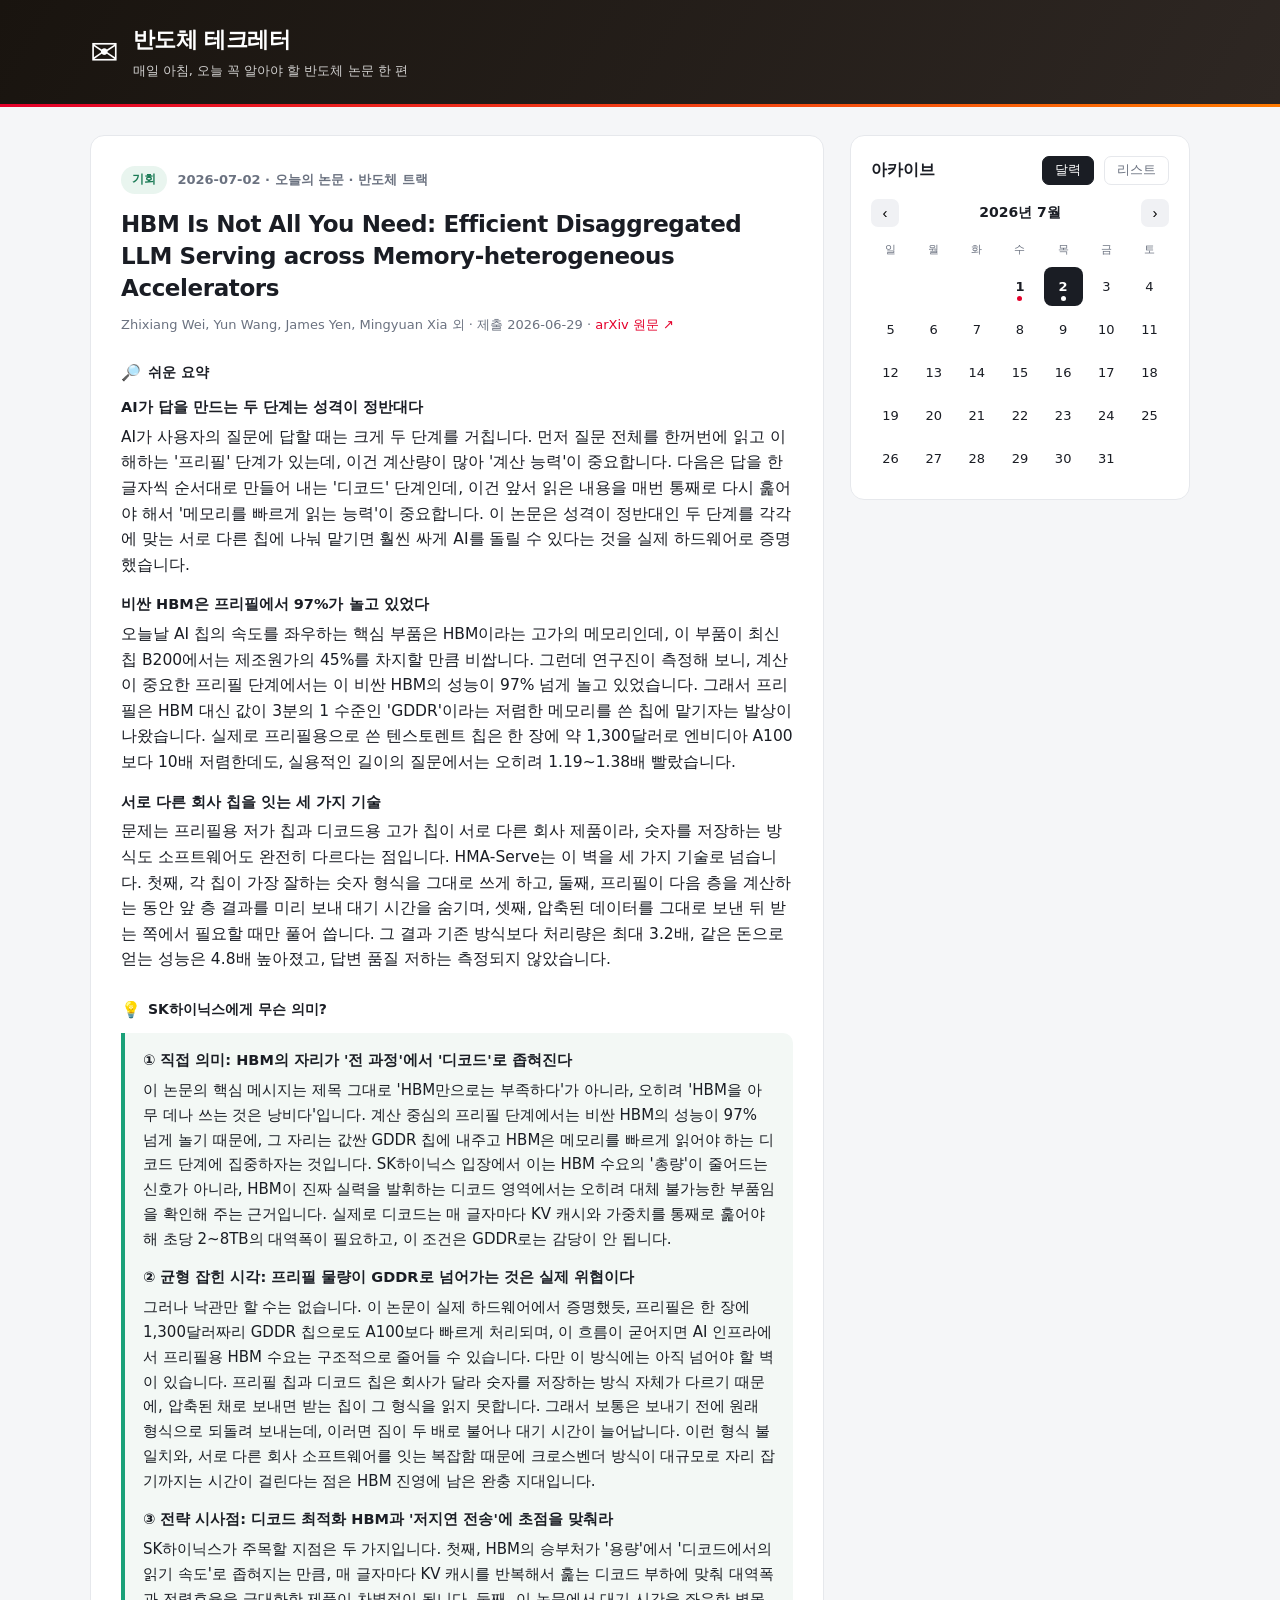
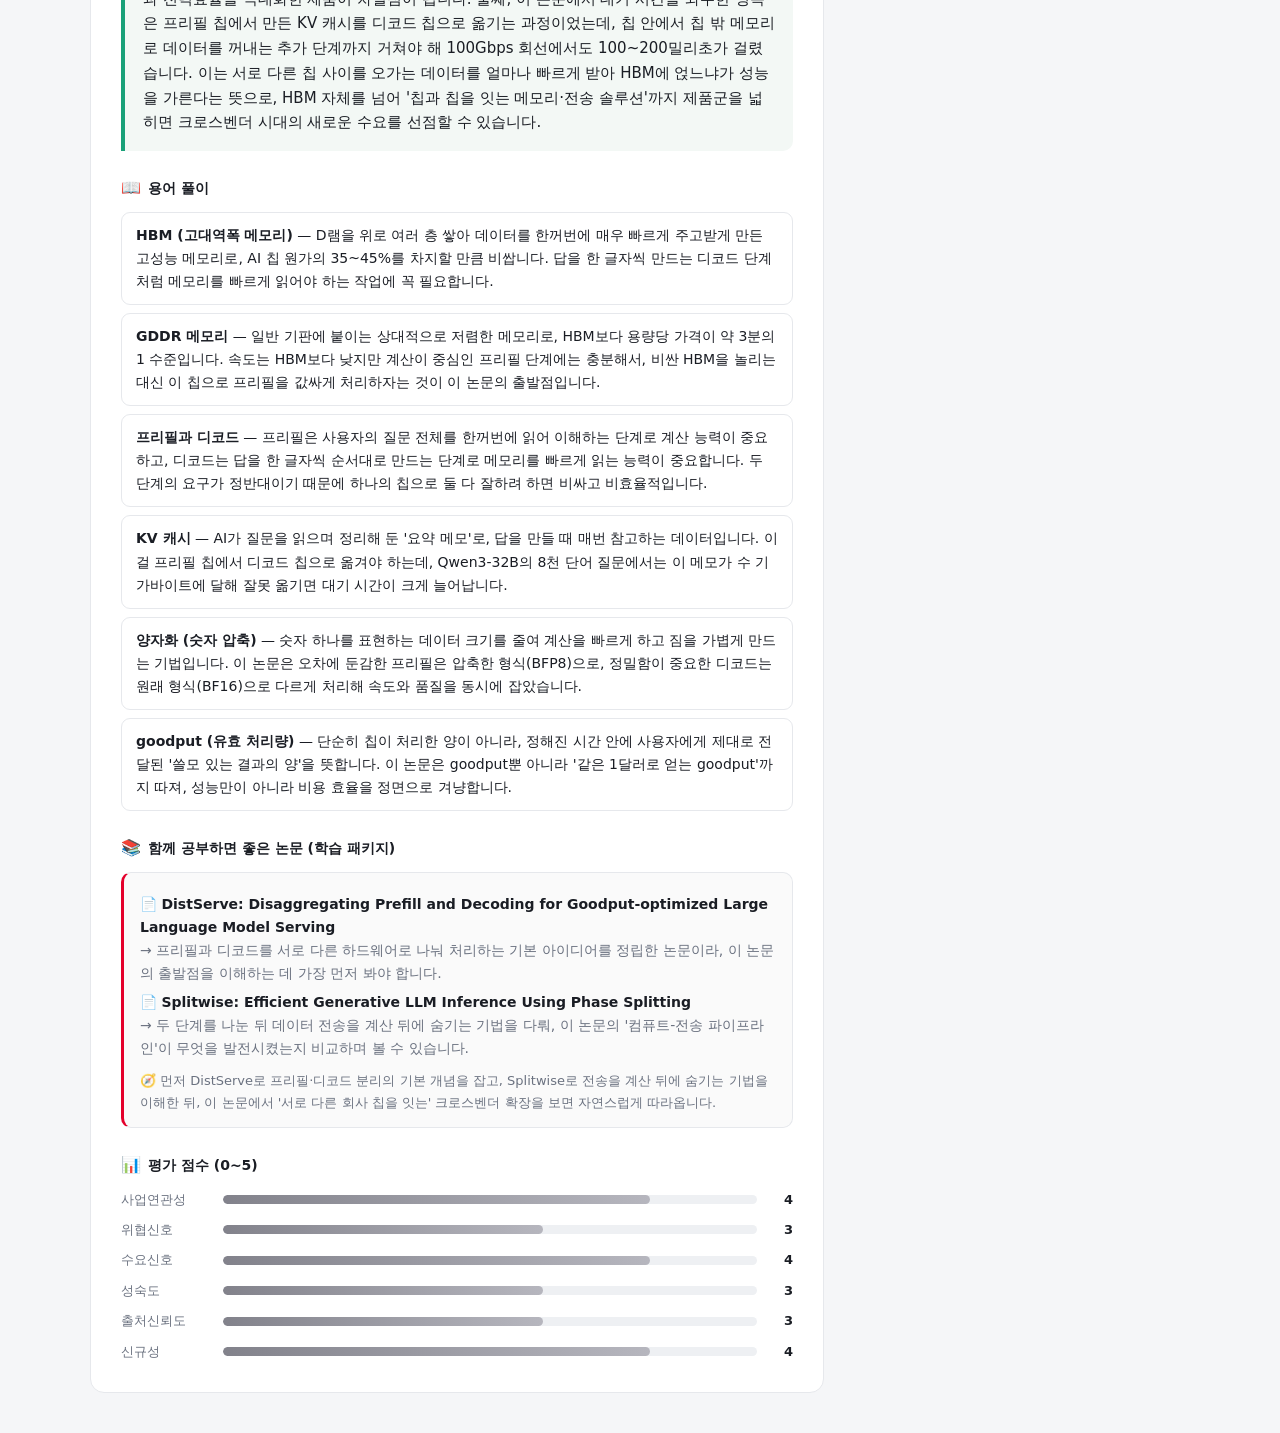
<file: site/index.html>
<!DOCTYPE html>
<html lang="ko">
<head>
  <meta charset="UTF-8" />
  <meta name="viewport" content="width=device-width, initial-scale=1.0" />
  <title>반도체 테크레터 · Semiconductor Tech Letter</title>
  <link rel="stylesheet" href="style.css" />
</head>
<body>
  <header class="site-header">
    <div class="wrap header-inner">
      <div class="brand">
        <span class="logo">✉️</span>
        <div>
          <h1>반도체 테크레터</h1>
          <p class="tagline">매일 아침, 오늘 꼭 알아야 할 반도체 논문 한 편</p>
        </div>
      </div>
    </div>
  </header>

  <main class="wrap layout">
    <!-- 오늘의 논문 / 선택한 날짜의 논문 -->
    <section id="paper-pane" class="paper-pane">
      <!-- JS가 채움 -->
    </section>

    <!-- 아카이브 -->
    <aside class="archive">
      <div class="archive-head">
        <h2>아카이브</h2>
        <div class="view-toggle">
          <button id="btn-cal" class="active">달력</button>
          <button id="btn-list">리스트</button>
        </div>
      </div>
      <div id="calendar-view"></div>
      <div id="list-view" class="hidden"></div>
    </aside>
  </main>

  <script src="data.js"></script>
  <script src="app.js"></script>
</body>
</html>
</file>
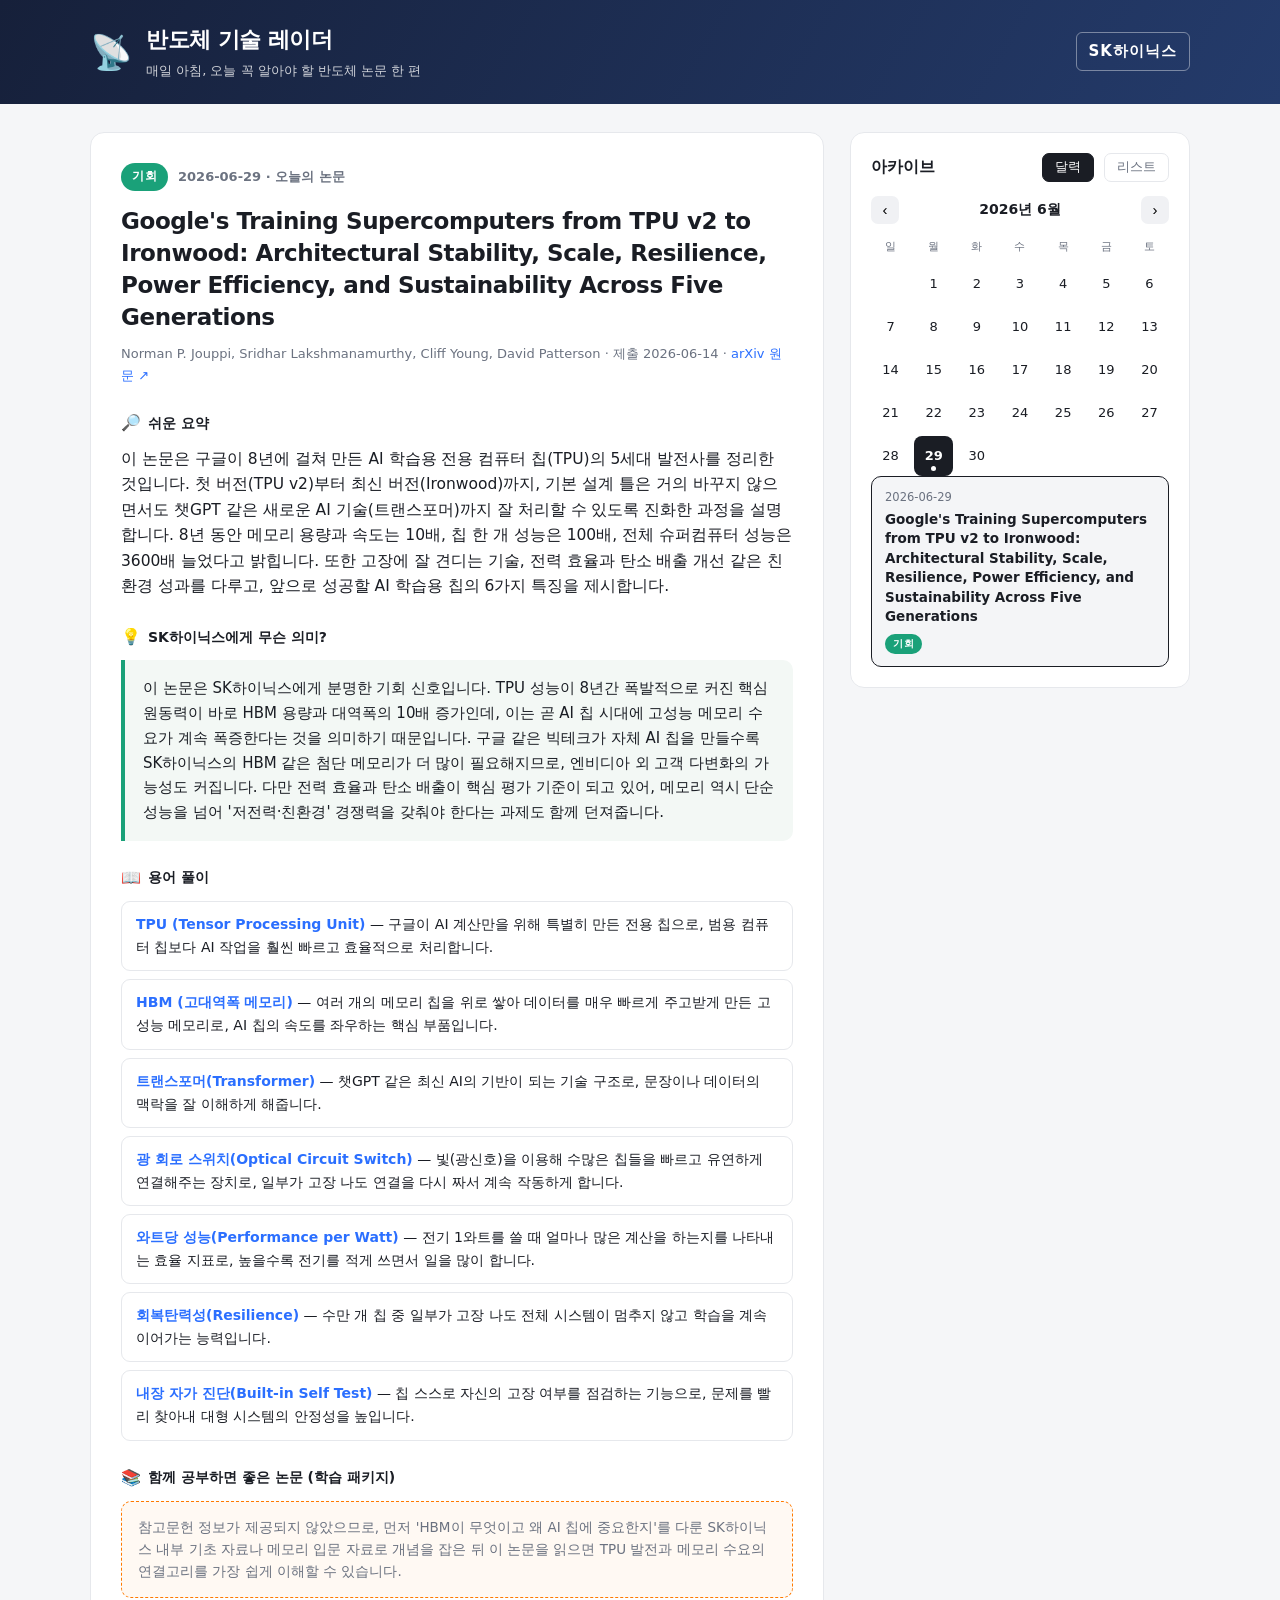
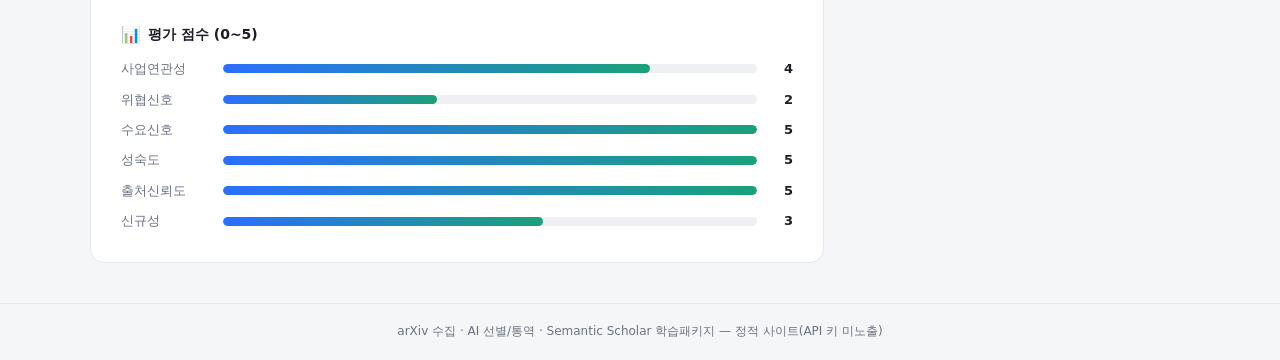
<file: site_v1/index.html>
<!DOCTYPE html>
<html lang="ko">
<head>
  <meta charset="UTF-8" />
  <meta name="viewport" content="width=device-width, initial-scale=1.0" />
  <title>반도체 기술 레이더 · Semiconductor Tech Radar</title>
  <link rel="stylesheet" href="style.css" />
</head>
<body>
  <header class="site-header">
    <div class="wrap header-inner">
      <div class="brand">
        <span class="logo">📡</span>
        <div>
          <h1>반도체 기술 레이더</h1>
          <p class="tagline">매일 아침, 오늘 꼭 알아야 할 반도체 논문 한 편</p>
        </div>
      </div>
      <div class="brand-company">SK하이닉스</div>
    </div>
  </header>

  <main class="wrap layout">
    <!-- 오늘의 논문 / 선택한 날짜의 논문 -->
    <section id="paper-pane" class="paper-pane">
      <!-- JS가 채움 -->
    </section>

    <!-- 아카이브 -->
    <aside class="archive">
      <div class="archive-head">
        <h2>아카이브</h2>
        <div class="view-toggle">
          <button id="btn-cal" class="active">달력</button>
          <button id="btn-list">리스트</button>
        </div>
      </div>
      <div id="calendar-view"></div>
      <div id="list-view" class="hidden"></div>
    </aside>
  </main>

  <footer class="site-footer">
    <div class="wrap">
      <p>arXiv 수집 · AI 선별/통역 · Semantic Scholar 학습패키지 — 정적 사이트(API 키 미노출)</p>
    </div>
  </footer>

  <script src="data.js"></script>
  <script src="app.js"></script>
</body>
</html>
</file>
<file: site/style.css>
:root {
  --orange: #ff7a00;
  --red: #e23b3b;
  --green: #1aa179;
  --blue: #2b6fff;
  --brand-red: #e4002b;   /* SK 키컬러 레드 — '위협'과 헤더 브랜드 띠에만 */
  --accent: #cc4a00;      /* 본문 액센트(소제목·용어) — 흰 배경에서 읽기 좋은 딥오렌지 */
  --ink: #1a1d24;
  --muted: #6b7280;
  --line: #e6e8ec;
  --bg: #f5f6f8;
  --card: #ffffff;
}

* { box-sizing: border-box; }
body {
  margin: 0;
  font-family: "Pretendard", "Malgun Gothic", -apple-system, system-ui, sans-serif;
  color: var(--ink);
  background: var(--bg);
  line-height: 1.65;
}
.wrap { max-width: 1140px; margin: 0 auto; padding: 0 20px; }

/* 헤더 */
.site-header {
  /* 무게감을 주는 따뜻한 차콜(near-black) — 남색(경쟁사 색) 아님.
     같은 차콜 계열 안에서 은은한 톤 그라데이션으로 깊이감만 추가. */
  background: linear-gradient(120deg, #19140f 0%, #2e2723 100%);
  color: #fff;
  padding: 22px 0;
  /* 하단에 얇은 SK 레드→오렌지 액센트 라인으로 브랜드감 */
  border-bottom: 3px solid transparent;
  border-image: linear-gradient(90deg, var(--brand-red), var(--orange)) 1;
}
.header-inner { display: flex; align-items: center; justify-content: space-between; }
.brand { display: flex; align-items: center; gap: 14px; }
.logo { font-size: 34px; }
.site-header h1 { margin: 0; font-size: 22px; letter-spacing: -0.5px; }
.tagline { margin: 2px 0 0; font-size: 13px; opacity: 0.8; }

/* 레이아웃 */
.layout {
  display: grid; grid-template-columns: 1fr 340px; gap: 26px;
  padding-top: 28px; padding-bottom: 40px; align-items: start;
}
@media (max-width: 900px) { .layout { grid-template-columns: 1fr; } }

/* 논문 카드 */
.paper-pane { background: var(--card); border: 1px solid var(--line); border-radius: 14px; padding: 30px; }
.eyebrow { display: flex; align-items: center; gap: 10px; margin-bottom: 14px; }
.eyebrow .date { font-size: 13px; color: var(--muted); font-weight: 600; }
.tag {
  display: inline-block; font-size: 12px; font-weight: 700;
  padding: 4px 11px; border-radius: 999px; letter-spacing: 0.2px;
}
.tag.기회 { background: #e9f5ef; color: #1a7a55; }
.tag.위협 { background: #fdeaea; color: #c0392b; }
.tag.중립 { background: #f0f0f1; color: #6b7280; }

.paper-title { font-size: 23px; line-height: 1.4; margin: 6px 0 10px; letter-spacing: -0.4px; }
.paper-meta { font-size: 13px; color: var(--muted); margin-bottom: 22px; }
.paper-meta a { color: var(--brand-red); text-decoration: none; }
.paper-meta a:hover { text-decoration: underline; }

.block { margin-top: 24px; }
.block h3 {
  font-size: 14px; margin: 0 0 10px; color: var(--ink);
  display: flex; align-items: center; gap: 7px;
}
.block h3 .ic { font-size: 16px; }

.summary { font-size: 15.5px; }

/* v2: 소제목 + 본문 구조 (디자인 톤은 유지, 가독성만 강화) */
.sub-block { margin-bottom: 15px; }
.sub-block:last-child { margin-bottom: 0; }
.sub-block h4 { margin: 0 0 5px; font-size: 14.5px; font-weight: 700; }
.sub-block p { margin: 0; }
.summary .sub-block h4 { color: var(--ink); }
.why .sub-block h4 { color: var(--ink); }

.why {
  background: #f3f8f5; border-left: 4px solid var(--green);
  padding: 16px 18px; border-radius: 0 10px 10px 0; font-size: 15px;
}
.why.위협 { background: #fdf3f3; border-left-color: var(--red); }
.why.중립 { background: #f4f5f7; border-left-color: var(--muted); }

/* 용어 */
.terms { display: grid; gap: 8px; }
.term {
  border: 1px solid var(--line); border-radius: 9px; padding: 11px 14px; font-size: 14px;
}
.term b { color: var(--ink); }

/* 점수 막대 */
.scores { display: grid; gap: 9px; }
.score-row { display: grid; grid-template-columns: 92px 1fr 26px; align-items: center; gap: 10px; font-size: 13px; }
.score-row .lab { color: var(--muted); }
.bar { background: #eef0f3; border-radius: 999px; height: 9px; overflow: hidden; }
.bar > span { display: block; height: 100%; background: linear-gradient(90deg, #82828b, #b6b6be); border-radius: 999px; }
.score-row .val { text-align: right; font-weight: 700; color: var(--ink); }

/* 학습 패키지 */
.pkg { border: 1px solid var(--line); border-left: 3px solid var(--brand-red); border-radius: 10px; padding: 14px 16px; background: #fafafa; font-size: 14px; }
.pkg .bg-paper { margin: 6px 0; }
.pkg .order { margin-top: 10px; color: var(--muted); font-size: 13px; }
.pkg .empty { color: var(--muted); font-size: 13.5px; }

/* 아카이브 */
.archive { background: var(--card); border: 1px solid var(--line); border-radius: 14px; padding: 20px; position: sticky; top: 20px; }
.archive-head { display: flex; justify-content: space-between; align-items: center; margin-bottom: 14px; }
.archive-head h2 { font-size: 16px; margin: 0; }
.view-toggle button {
  border: 1px solid var(--line); background: #fff; padding: 5px 12px; font-size: 12.5px;
  cursor: pointer; border-radius: 7px; margin-left: 5px; color: var(--muted);
}
.view-toggle button.active { background: var(--ink); color: #fff; border-color: var(--ink); }

/* 달력 */
.cal-head { display: flex; justify-content: space-between; align-items: center; margin-bottom: 10px; font-weight: 700; font-size: 14px; }
.cal-head button { border: none; background: #f0f1f4; width: 28px; height: 28px; border-radius: 7px; cursor: pointer; font-size: 15px; }
.cal-grid { display: grid; grid-template-columns: repeat(7, 1fr); gap: 4px; }
.cal-grid .dow { text-align: center; font-size: 11px; color: var(--muted); padding: 4px 0; }
.cal-cell {
  aspect-ratio: 1; display: flex; align-items: center; justify-content: center;
  font-size: 13px; border-radius: 8px; color: var(--ink); position: relative;
}
.cal-cell.empty { color: #c7ccd3; }
.cal-cell.has { cursor: pointer; font-weight: 700; }
.cal-cell.has::after {
  content: ""; position: absolute; bottom: 5px; width: 5px; height: 5px;
  border-radius: 50%; background: var(--brand-red);
}
.cal-cell.has:hover { background: #f4f4f5; }
.cal-cell.sel { background: var(--ink); color: #fff; }
.cal-cell.sel::after { background: #fff; }

/* 리스트 */
#list-view { display: grid; gap: 9px; }
.list-item { border: 1px solid var(--line); border-radius: 10px; padding: 11px 13px; cursor: pointer; }
.list-item:hover { border-color: var(--muted); background: #fafafa; }
.list-item.sel { border-color: var(--ink); background: #f4f5f7; }
.list-item .li-date { font-size: 11.5px; color: var(--muted); }
.list-item .li-title { font-size: 13.5px; font-weight: 600; margin-top: 3px; line-height: 1.45; }
.list-item .tag { font-size: 10px; padding: 2px 8px; margin-top: 7px; }

/* #list-view 등 ID 선택자(display 지정)보다 확실히 이기도록 !important */
.hidden { display: none !important; }

/* ===== 인터랙션: 스무스 + 살짝 재미있게 (절제된 모션) ===== */

/* 논문 패널: 선택할 때마다 부드럽게 떠오르며 등장 */
@keyframes fadeUp { from { opacity: 0; transform: translateY(12px); } to { opacity: 1; transform: none; } }
.paper-pane.enter { animation: fadeUp 0.45s cubic-bezier(0.2, 0.7, 0.2, 1); }

/* 점수 막대: 0에서 목표치까지 스르륵 차오름 */
.bar > span { transition: width 0.9s cubic-bezier(0.2, 0.8, 0.2, 1); }

/* 리스트: 페이지 넘길 때 가볍게 페이드인 */
.list-items.anim { animation: fadeUp 0.3s ease; }

/* 호버 마이크로 인터랙션 */
.list-item { transition: transform 0.18s ease, box-shadow 0.18s ease, border-color 0.18s ease, background 0.18s ease; }
.list-item:hover { transform: translateY(-2px); box-shadow: 0 6px 18px rgba(0, 0, 0, 0.08); }

.cal-cell { transition: transform 0.15s ease, background 0.15s ease, color 0.15s ease; }
.cal-cell.has:hover { transform: scale(1.14); }

.term { transition: border-color 0.18s ease, transform 0.18s ease; }
.term:hover { border-color: var(--accent); transform: translateX(3px); }

.bg-paper { transition: transform 0.18s ease; }
.pkg:hover .bg-paper { transform: translateX(2px); }

.paper-meta a { transition: color 0.15s ease; }

/* 버튼 누르는 손맛 */
.view-toggle button, .cal-head button, .list-pager button { transition: transform 0.12s ease, background 0.15s ease, color 0.15s ease, border-color 0.15s ease; }
.view-toggle button:active, .cal-head button:active, .list-pager button:active { transform: scale(0.92); }
.cal-head button:hover, .list-pager button:not(:disabled):hover { background: #ececee; }

/* 블록 제목 아이콘: 호버 시 살짝 통통 */
.block h3 .ic { display: inline-block; transition: transform 0.2s ease; }
.block:hover h3 .ic { transform: scale(1.18) rotate(-4deg); }

/* 리스트 페이지네이션 컨트롤 */
.list-pager { display: flex; align-items: center; justify-content: center; gap: 12px; margin-top: 12px; }
.list-pager button { border: 1px solid var(--line); background: #fff; width: 30px; height: 30px; border-radius: 8px; cursor: pointer; font-size: 15px; color: var(--ink); }
.list-pager button:disabled { opacity: 0.35; cursor: default; }
.list-pager span { font-size: 12.5px; color: var(--muted); font-weight: 600; }

/* 모션 민감 사용자 배려 */
@media (prefers-reduced-motion: reduce) {
  .paper-pane.enter, .list-items.anim { animation: none; }
  .bar > span { transition: none; }
}
</file>
<file: site_v1/style.css>
:root {
  --orange: #ff7a00;
  --red: #e23b3b;
  --green: #1aa179;
  --blue: #2b6fff;
  --ink: #1a1d24;
  --muted: #6b7280;
  --line: #e6e8ec;
  --bg: #f5f6f8;
  --card: #ffffff;
}

* { box-sizing: border-box; }
body {
  margin: 0;
  font-family: "Pretendard", "Malgun Gothic", -apple-system, system-ui, sans-serif;
  color: var(--ink);
  background: var(--bg);
  line-height: 1.65;
}
.wrap { max-width: 1140px; margin: 0 auto; padding: 0 20px; }

/* 헤더 */
.site-header {
  background: linear-gradient(120deg, #16203a 0%, #243b6b 100%);
  color: #fff;
  padding: 22px 0;
}
.header-inner { display: flex; align-items: center; justify-content: space-between; }
.brand { display: flex; align-items: center; gap: 14px; }
.logo { font-size: 34px; }
.site-header h1 { margin: 0; font-size: 22px; letter-spacing: -0.5px; }
.tagline { margin: 2px 0 0; font-size: 13px; opacity: 0.8; }
.brand-company {
  font-weight: 700; font-size: 15px; letter-spacing: 1px;
  border: 1px solid rgba(255,255,255,0.4); border-radius: 6px; padding: 6px 12px;
}

/* 레이아웃 */
.layout {
  display: grid; grid-template-columns: 1fr 340px; gap: 26px;
  padding-top: 28px; padding-bottom: 40px; align-items: start;
}
@media (max-width: 900px) { .layout { grid-template-columns: 1fr; } }

/* 논문 카드 */
.paper-pane { background: var(--card); border: 1px solid var(--line); border-radius: 14px; padding: 30px; }
.eyebrow { display: flex; align-items: center; gap: 10px; margin-bottom: 14px; }
.eyebrow .date { font-size: 13px; color: var(--muted); font-weight: 600; }
.tag {
  display: inline-block; font-size: 12px; font-weight: 800; color: #fff;
  padding: 4px 11px; border-radius: 999px; letter-spacing: 0.5px;
}
.tag.기회 { background: var(--green); }
.tag.위협 { background: var(--red); }
.tag.중립 { background: var(--muted); }

.paper-title { font-size: 23px; line-height: 1.4; margin: 6px 0 10px; letter-spacing: -0.4px; }
.paper-meta { font-size: 13px; color: var(--muted); margin-bottom: 22px; }
.paper-meta a { color: var(--blue); text-decoration: none; }
.paper-meta a:hover { text-decoration: underline; }

.block { margin-top: 24px; }
.block h3 {
  font-size: 14px; margin: 0 0 10px; color: var(--ink);
  display: flex; align-items: center; gap: 7px;
}
.block h3 .ic { font-size: 16px; }

.summary { font-size: 15.5px; }

.why {
  background: #f3f8f5; border-left: 4px solid var(--green);
  padding: 16px 18px; border-radius: 0 10px 10px 0; font-size: 15px;
}
.why.위협 { background: #fdf3f3; border-left-color: var(--red); }
.why.중립 { background: #f4f5f7; border-left-color: var(--muted); }

/* 용어 */
.terms { display: grid; gap: 8px; }
.term {
  border: 1px solid var(--line); border-radius: 9px; padding: 11px 14px; font-size: 14px;
}
.term b { color: var(--blue); }

/* 점수 막대 */
.scores { display: grid; gap: 9px; }
.score-row { display: grid; grid-template-columns: 92px 1fr 26px; align-items: center; gap: 10px; font-size: 13px; }
.score-row .lab { color: var(--muted); }
.bar { background: #eef0f3; border-radius: 999px; height: 9px; overflow: hidden; }
.bar > span { display: block; height: 100%; background: linear-gradient(90deg, var(--blue), var(--green)); border-radius: 999px; }
.score-row .val { text-align: right; font-weight: 700; color: var(--ink); }

/* 학습 패키지 */
.pkg { border: 1px dashed var(--orange); border-radius: 10px; padding: 14px 16px; background: #fff9f3; font-size: 14px; }
.pkg .bg-paper { margin: 6px 0; }
.pkg .order { margin-top: 10px; color: var(--muted); font-size: 13px; }
.pkg .empty { color: var(--muted); font-size: 13.5px; }

/* 아카이브 */
.archive { background: var(--card); border: 1px solid var(--line); border-radius: 14px; padding: 20px; position: sticky; top: 20px; }
.archive-head { display: flex; justify-content: space-between; align-items: center; margin-bottom: 14px; }
.archive-head h2 { font-size: 16px; margin: 0; }
.view-toggle button {
  border: 1px solid var(--line); background: #fff; padding: 5px 12px; font-size: 12.5px;
  cursor: pointer; border-radius: 7px; margin-left: 5px; color: var(--muted);
}
.view-toggle button.active { background: var(--ink); color: #fff; border-color: var(--ink); }

/* 달력 */
.cal-head { display: flex; justify-content: space-between; align-items: center; margin-bottom: 10px; font-weight: 700; font-size: 14px; }
.cal-head button { border: none; background: #f0f1f4; width: 28px; height: 28px; border-radius: 7px; cursor: pointer; font-size: 15px; }
.cal-grid { display: grid; grid-template-columns: repeat(7, 1fr); gap: 4px; }
.cal-grid .dow { text-align: center; font-size: 11px; color: var(--muted); padding: 4px 0; }
.cal-cell {
  aspect-ratio: 1; display: flex; align-items: center; justify-content: center;
  font-size: 13px; border-radius: 8px; color: var(--ink); position: relative;
}
.cal-cell.empty { color: #c7ccd3; }
.cal-cell.has { cursor: pointer; font-weight: 700; }
.cal-cell.has::after {
  content: ""; position: absolute; bottom: 5px; width: 5px; height: 5px;
  border-radius: 50%; background: var(--orange);
}
.cal-cell.has:hover { background: #fff3e8; }
.cal-cell.sel { background: var(--ink); color: #fff; }
.cal-cell.sel::after { background: #fff; }

/* 리스트 */
#list-view { display: grid; gap: 9px; }
.list-item { border: 1px solid var(--line); border-radius: 10px; padding: 11px 13px; cursor: pointer; }
.list-item:hover { border-color: var(--blue); background: #f8faff; }
.list-item.sel { border-color: var(--ink); background: #f4f5f7; }
.list-item .li-date { font-size: 11.5px; color: var(--muted); }
.list-item .li-title { font-size: 13.5px; font-weight: 600; margin-top: 3px; line-height: 1.45; }
.list-item .tag { font-size: 10px; padding: 2px 8px; margin-top: 7px; }

.hidden { display: none; }

.site-footer { border-top: 1px solid var(--line); padding: 18px 0; }
.site-footer p { margin: 0; font-size: 12px; color: var(--muted); text-align: center; }
</file>
